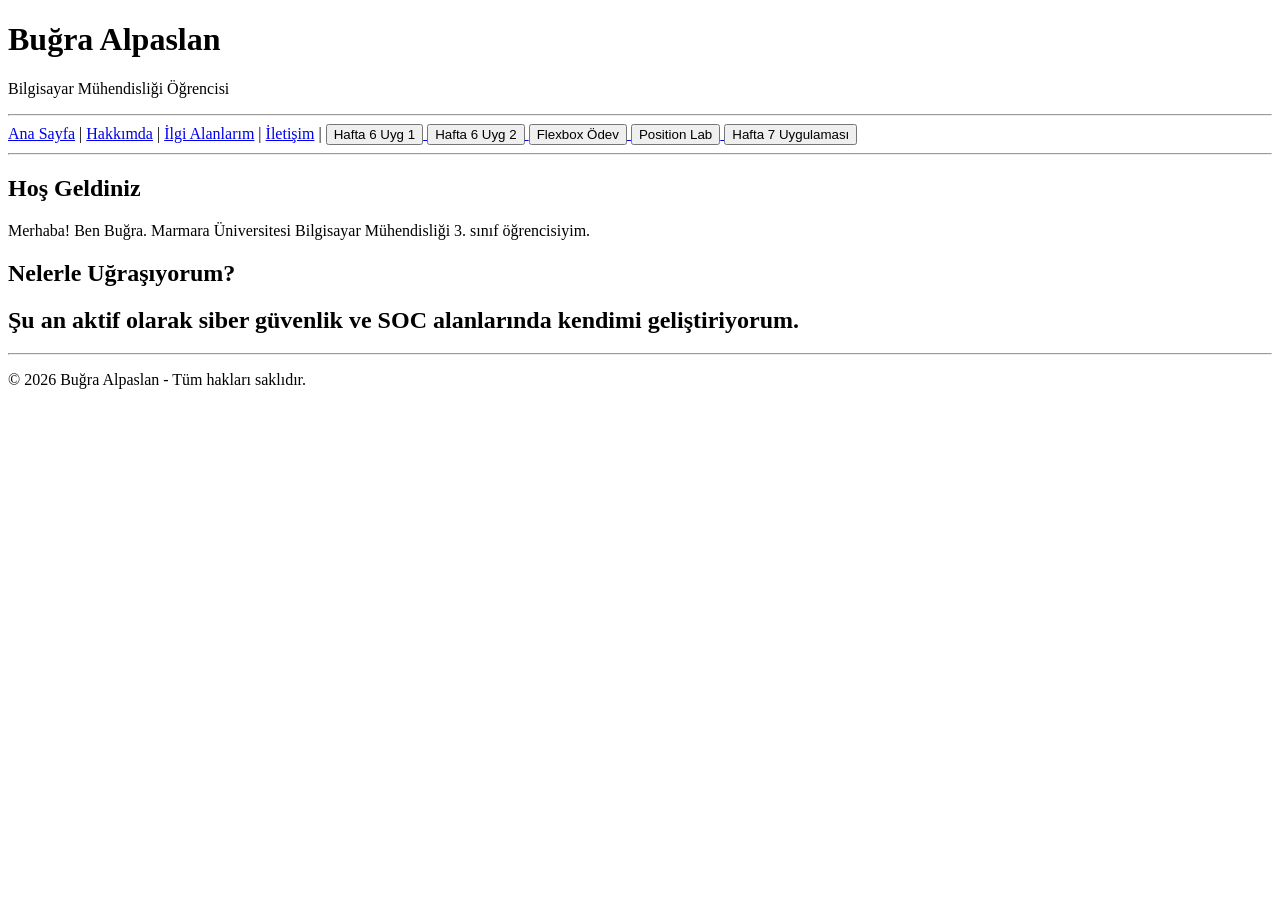
<file: index.html>
<!DOCTYPE html>
<html>

<body>

    <header>
        <h1>Buğra Alpaslan</h1>
        <p>Bilgisayar Mühendisliği Öğrencisi </p>
    </header>

    <hr>

<nav>
    <a href="index.html">Ana Sayfa</a> | 
    <a href="about.html">Hakkımda</a> | 
    <a href="interests.html">İlgi Alanlarım</a> | 
    <a href="contact.html">İletişim</a> |
    <a href="hafta6-uyg1.html">
        <button>Hafta 6 Uyg 1</button>
    </a>
    <a href="hafta6-uyg2.html">
        <button>Hafta 6 Uyg 2</button>
    </a>
    <a href="flexbox-odev/index.html">
        <button>Flexbox Ödev</button>
    </a>
    <a href="lab-position.html">
        <button>Position Lab</button>
    </a>
    <a href="hafta7.html">
        <button>Hafta 7 Uygulaması</button>
    </a>
</nav>

    <hr>

    <main>
        <section>
            <h2>Hoş Geldiniz</h2>
            <p>Merhaba! Ben Buğra. Marmara Üniversitesi Bilgisayar Mühendisliği 3. sınıf öğrencisiyim.</p>
        </section>

        <section id="hizli-bakis">
            <h2>Nelerle Uğraşıyorum?</h2>
            <h2>  Şu an aktif olarak siber güvenlik ve SOC alanlarında kendimi geliştiriyorum.</h2>
        
        </section>
    </main>

    <hr>

    <footer>
        <p>&copy; 2026 Buğra Alpaslan - Tüm hakları saklıdır.</p>
    </footer>

</body>
</html>
</file>
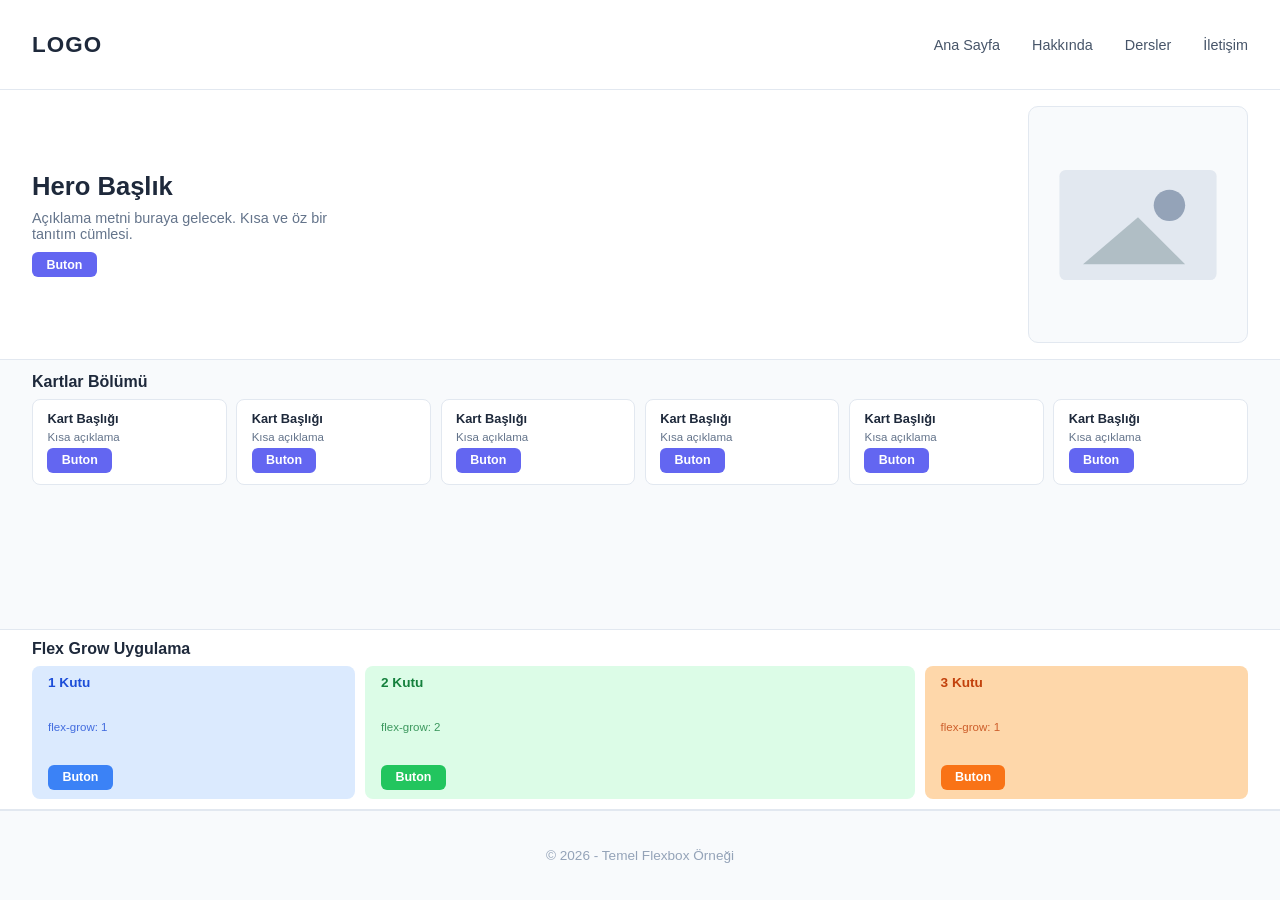
<file: flexbox-odev/index.html>
<!DOCTYPE html>
<html lang="tr">
<head>
  <meta charset="UTF-8" />
  <meta name="viewport" content="width=device-width, initial-scale=1.0" />
  <title>Flexbox Lab</title>
  <link rel="stylesheet" href="style.css" />
</head>
<body>

  <!-- ANA WRAPPER -->
  <div class="wrapper">

    <!-- 1) NAVBAR -->
    <nav class="navbar">
      <div class="logo">LOGO</div>
      <ul class="nav-links">
        <li><a href="#">Ana Sayfa</a></li>
        <li><a href="#">Hakkında</a></li>
        <li><a href="#">Dersler</a></li>
        <li><a href="#">İletişim</a></li>
      </ul>
    </nav>

    <!-- 2) HERO -->
    <section class="hero">
      <div class="hero-text">
        <h1>Hero Başlık</h1>
        <p>Açıklama metni buraya gelecek. Kısa ve öz bir tanıtım cümlesi.</p>
        <button class="btn btn-primary">Buton</button>
      </div>
      <div class="hero-image">
        <svg xmlns="http://www.w3.org/2000/svg" viewBox="0 0 200 140" width="160" height="110">
          <rect width="200" height="140" fill="#e2e8f0" rx="8"/>
          <circle cx="140" cy="45" r="20" fill="#94a3b8"/>
          <polygon points="30,120 100,60 160,120" fill="#b0bec5"/>
        </svg>
      </div>
    </section>

    <!-- 3) KARTLAR -->
    <section class="cards-section">
      <div class="cards-header">
        <h2>Kartlar Bölümü</h2>
      </div>
      <div class="cards-container">
        <div class="card">
          <h3>Kart Başlığı</h3>
          <p>Kısa açıklama</p>
          <button class="btn btn-card">Buton</button>
        </div>
        <div class="card">
          <h3>Kart Başlığı</h3>
          <p>Kısa açıklama</p>
          <button class="btn btn-card">Buton</button>
        </div>
        <div class="card">
          <h3>Kart Başlığı</h3>
          <p>Kısa açıklama</p>
          <button class="btn btn-card">Buton</button>
        </div>
        <div class="card">
          <h3>Kart Başlığı</h3>
          <p>Kısa açıklama</p>
          <button class="btn btn-card">Buton</button>
        </div>
        <div class="card">
          <h3>Kart Başlığı</h3>
          <p>Kısa açıklama</p>
          <button class="btn btn-card">Buton</button>
        </div>
        <div class="card">
          <h3>Kart Başlığı</h3>
          <p>Kısa açıklama</p>
          <button class="btn btn-card">Buton</button>
        </div>
      </div>
    </section>

    <!-- 4) FLEX GROW -->
    <section class="flexgrow-section">
      <h2>Flex Grow Uygulama</h2>
      <div class="flexgrow-container">
        <div class="box box1">
          <strong>1 Kutu</strong>
          <span>flex-grow: 1</span>
          <button class="btn btn-box1">Buton</button>
        </div>
        <div class="box box2">
          <strong>2 Kutu</strong>
          <span>flex-grow: 2</span>
          <button class="btn btn-box2">Buton</button>
        </div>
        <div class="box box3">
          <strong>3 Kutu</strong>
          <span>flex-grow: 1</span>
          <button class="btn btn-box3">Buton</button>
        </div>
      </div>
    </section>

    <!-- 5) FOOTER -->
    <footer class="footer">
      <p>© 2026 - Temel Flexbox Örneği</p>
    </footer>

  </div><!-- /wrapper -->

</body>
</html>
</file>
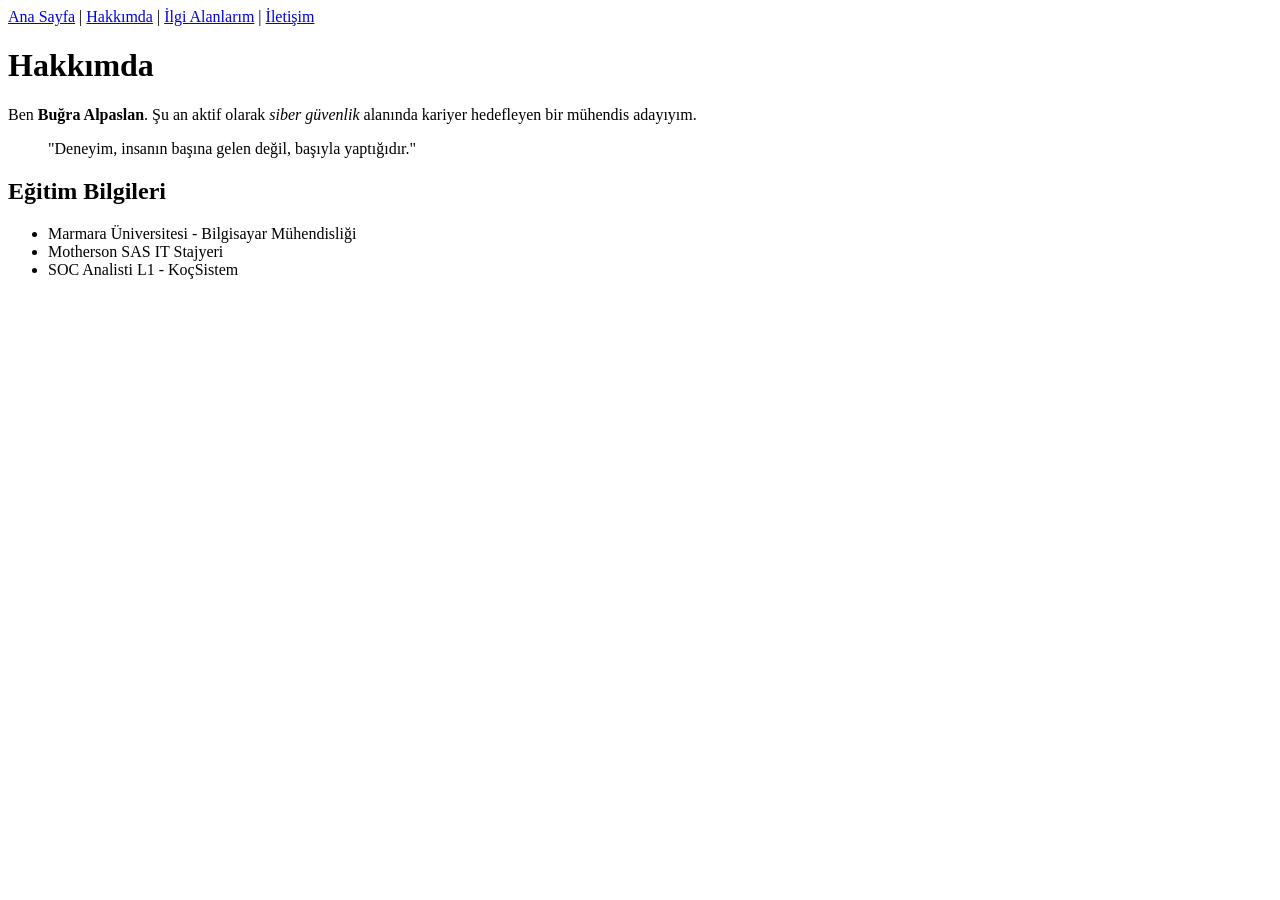
<file: about.html>
<!DOCTYPE html>
<html lang="tr">

<body>
    <nav>
        <a href="index.html">Ana Sayfa</a> | 
        <a href="about.html">Hakkımda</a> | 
        <a href="interests.html">İlgi Alanlarım</a> | 
        <a href="contact.html">İletişim</a>
    </nav>

    <main>
        <h1>Hakkımda</h1>
        <p>Ben <strong>Buğra Alpaslan</strong>. Şu an aktif olarak <em>siber güvenlik</em> alanında kariyer hedefleyen bir mühendis adayıyım.</p>
        
        <blockquote>"Deneyim, insanın başına gelen değil, başıyla yaptığıdır."</blockquote>

        <h2>Eğitim Bilgileri</h2>
        <ul>
            <li>Marmara Üniversitesi - Bilgisayar Mühendisliği</li>
            <li>Motherson SAS IT Stajyeri </li>

            <li>SOC Analisti L1 - KoçSistem</li>
        </ul>
    </main>
</body>
</html>
</file>
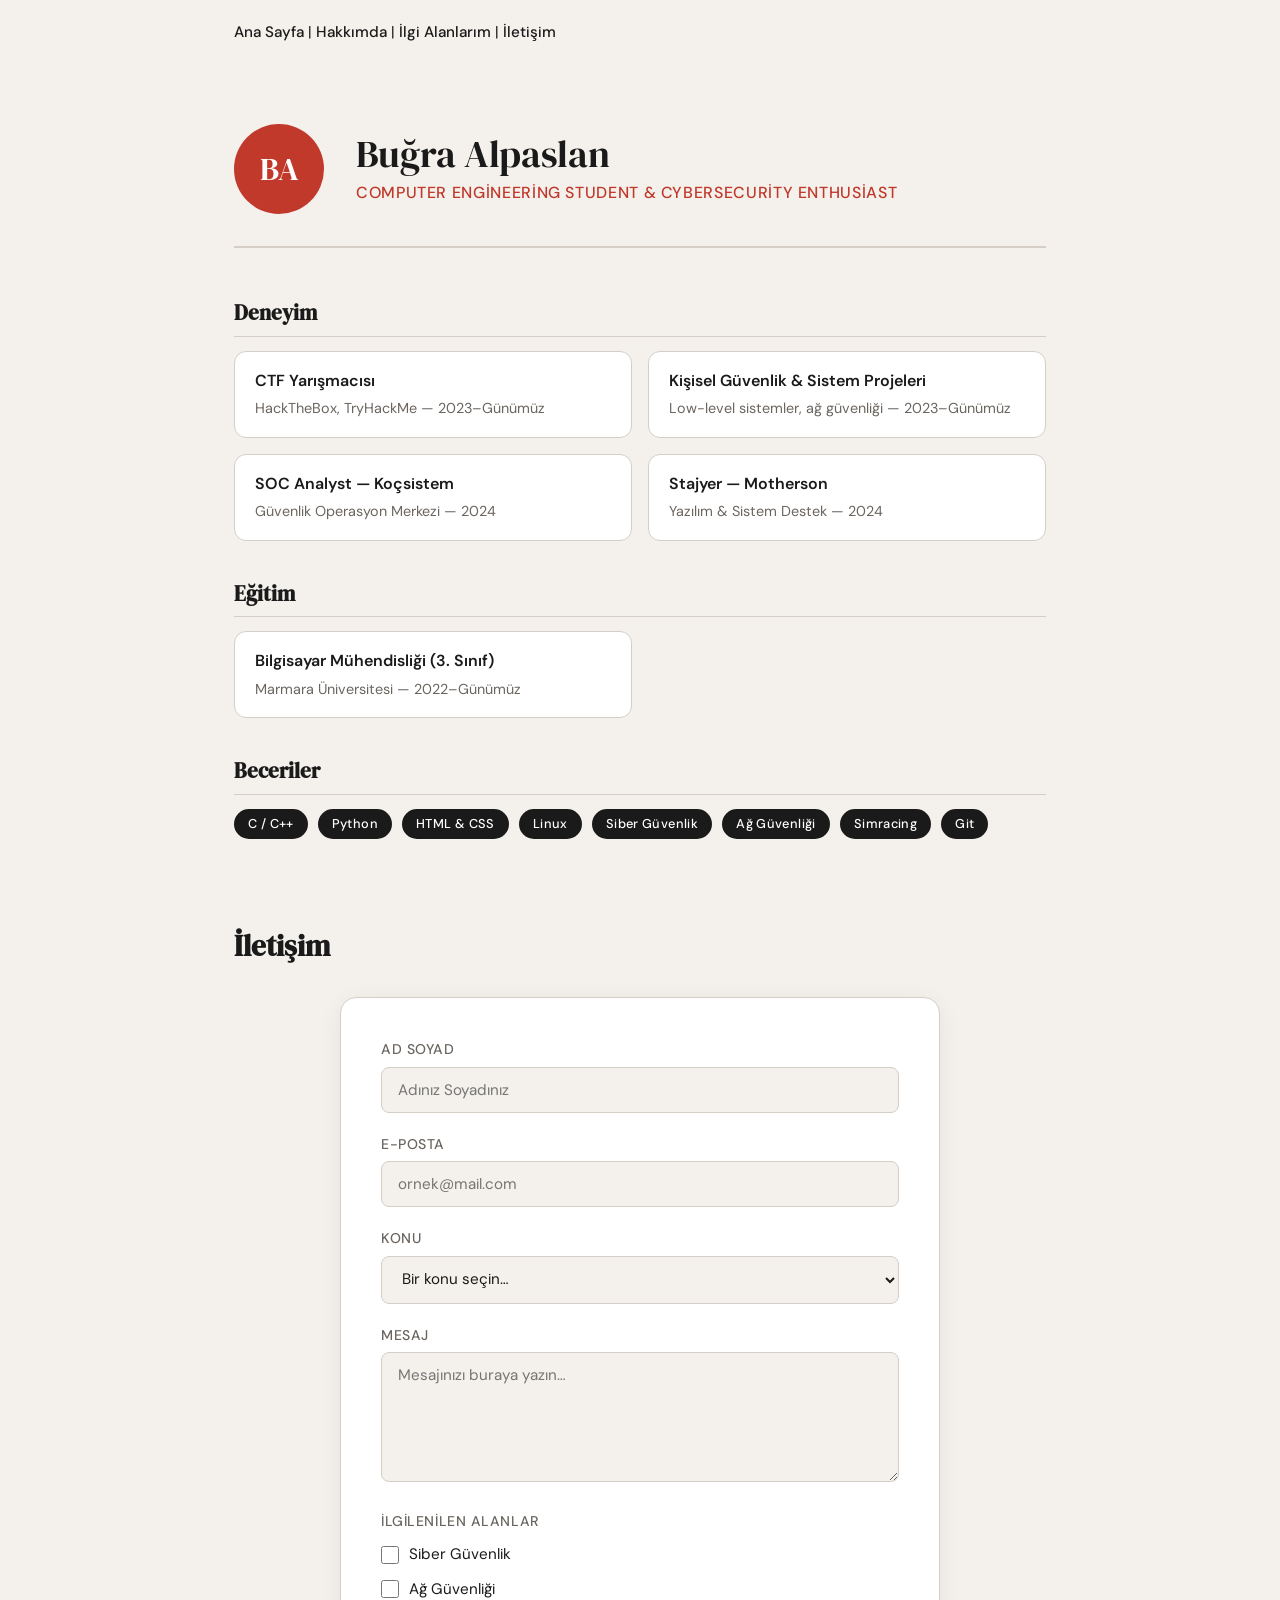
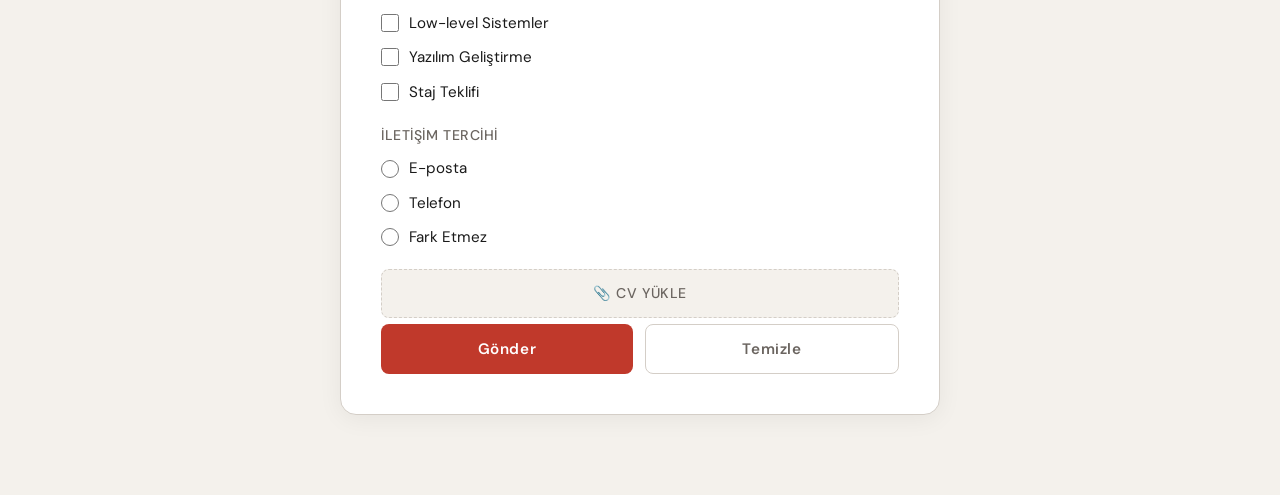
<file: contact.html>
<!DOCTYPE html>
<html lang="tr">
<head>
  <meta charset="UTF-8">
  <meta name="viewport" content="width=device-width, initial-scale=1.0">
  <title>CV – İletişim Formu</title>
  <link href="https://fonts.googleapis.com/css2?family=DM+Serif+Display&family=DM+Sans:wght@300;400;500;600&display=swap" rel="stylesheet">
  <link rel="stylesheet" href="style.css">
</head>
<body>

  <nav>
    <a href="index.html">Ana Sayfa</a> | 
    <a href="about.html">Hakkımda</a> | 
    <a href="interests.html">İlgi Alanlarım</a> | 
    <a href="contact.html">İletişim</a>
  </nav>

  <div class="cv-wrapper">
    <div class="cv-header">
      <div class="avatar">BA</div>
      <div>
        <div class="cv-name">Buğra Alpaslan</div>
        <div class="cv-title">Computer Engineering Student &amp; Cybersecurity Enthusiast</div>
      </div>
    </div>

    <div class="cv-section">
      <h2>Deneyim</h2>
      <div class="cv-grid">
        <div class="cv-item">
          <strong>CTF Yarışmacısı</strong>
          <span>HackTheBox, TryHackMe — 2023–Günümüz</span>
        </div>
        <div class="cv-item">
          <strong>Kişisel Güvenlik &amp; Sistem Projeleri</strong>
          <span>Low-level sistemler, ağ güvenliği — 2023–Günümüz</span>
        </div>
        <div class="cv-item">
          <strong>SOC Analyst — Koçsistem</strong>
          <span>Güvenlik Operasyon Merkezi — 2024</span>
        </div>
        <div class="cv-item">
          <strong>Stajyer — Motherson</strong>
          <span>Yazılım &amp; Sistem Destek — 2024</span>
        </div>
      </div>
    </div>

    <div class="cv-section">
      <h2>Eğitim</h2>
      <div class="cv-grid">
        <div class="cv-item">
          <strong>Bilgisayar Mühendisliği (3. Sınıf)</strong>
          <span>Marmara Üniversitesi — 2022–Günümüz</span>
        </div>
      </div>
    </div>

    <div class="cv-section">
      <h2>Beceriler</h2>
      <div class="skills-list">
        <span class="skill-tag">C / C++</span>
        <span class="skill-tag">Python</span>
        <span class="skill-tag">HTML &amp; CSS</span>
        <span class="skill-tag">Linux</span>
        <span class="skill-tag">Siber Güvenlik</span>
        <span class="skill-tag">Ağ Güvenliği</span>
        <span class="skill-tag">Simracing</span>
        <span class="skill-tag">Git</span>
      </div>
    </div>
  </div>

  <div class="contact-section">
    <h2>İletişim</h2>

    <div class="contact-container">

      <form action="#" method="post">

        <label for="fullname">Ad Soyad</label>
        <input type="text" id="fullname" name="fullname" placeholder="Adınız Soyadınız" required>

        <label for="email">E-posta</label>
        <input type="email" id="email" name="email" placeholder="ornek@mail.com" required>

        <label for="konu">Konu</label>
        <select id="konu" name="konu" required>
          <option value="" disabled selected>Bir konu seçin…</option>
          <option value="is-teklifi">İş Teklifi</option>
          <option value="soru">Soru</option>
          <option value="geri-bildirim">Geri Bildirim</option>
        </select>

        <label for="mesaj">Mesaj</label>
        <textarea id="mesaj" name="mesaj" placeholder="Mesajınızı buraya yazın…" required></textarea>

        <span class="checkbox-group-label">İlgilenilen Alanlar</span>
        <div class="checkbox-group">
          <label><input type="checkbox" name="alan" value="siber-guvenlik"> Siber Güvenlik</label>
          <label><input type="checkbox" name="alan" value="ag-guvenligi"> Ağ Güvenliği</label>
          <label><input type="checkbox" name="alan" value="low-level"> Low-level Sistemler</label>
          <label><input type="checkbox" name="alan" value="yazilim-gelistirme"> Yazılım Geliştirme</label>
          <label><input type="checkbox" name="alan" value="staj"> Staj Teklifi</label>
        </div>

        <span class="checkbox-group-label">İletişim Tercihi</span>
        <div class="checkbox-group">
          <label><input type="radio" name="tercih" value="email"> E-posta</label>
          <label><input type="radio" name="tercih" value="telefon"> Telefon</label>
          <label><input type="radio" name="tercih" value="fark-etmez"> Fark Etmez</label>
        </div>

        <input type="file" id="cv-upload" name="cv" accept=".pdf,.doc,.docx" style="display:none">
        <label for="cv-upload" class="upload-btn">📎 CV Yükle</label>

        <div class="btn-row">
          <button type="submit">Gönder</button>
          <button type="reset">Temizle</button>
        </div>

      </form>
    </div>
  </div>

</body>
</html>
</file>
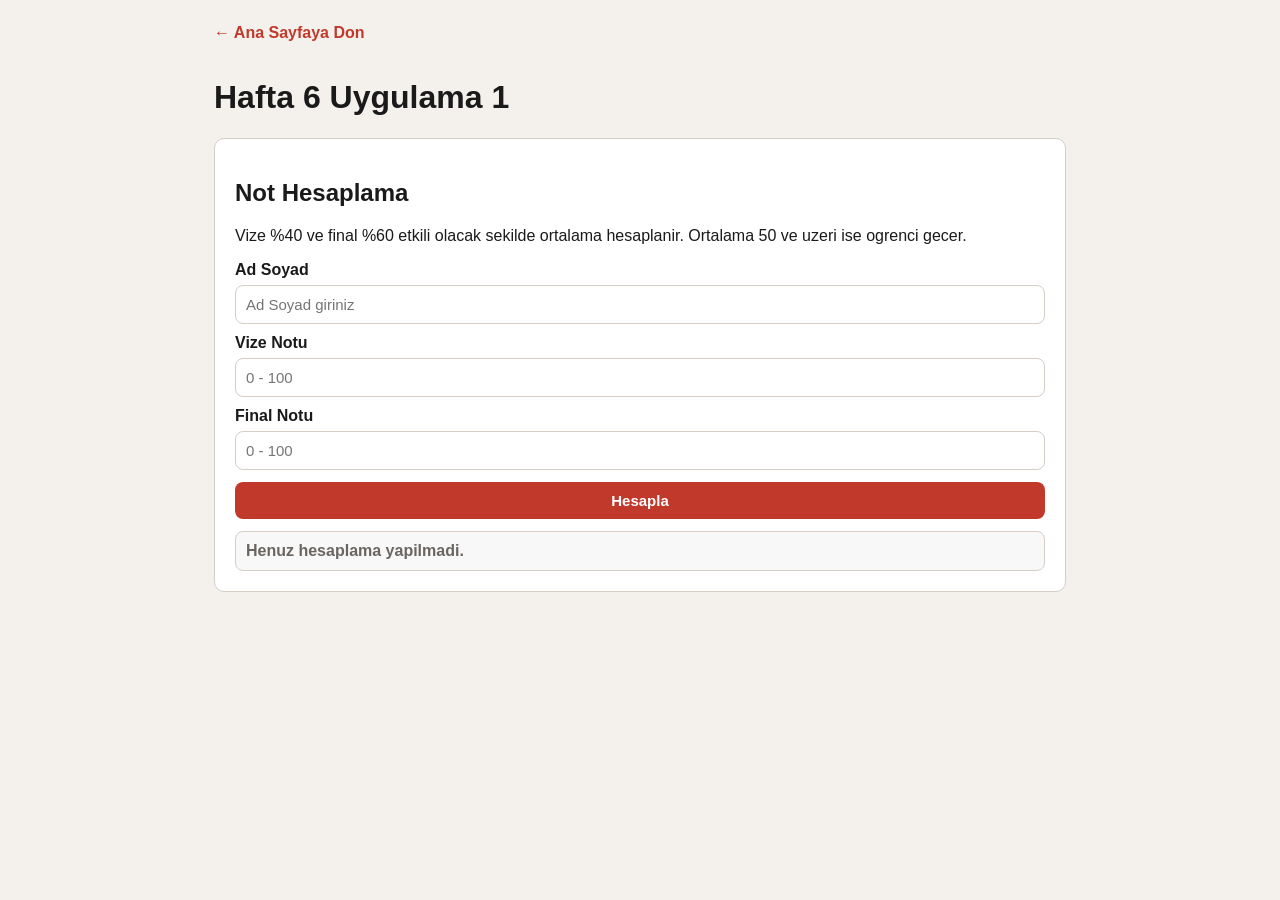
<file: hafta6-uyg1.html>
<!DOCTYPE html>
<html lang="tr">
<head>
    <meta charset="UTF-8">
    <meta name="viewport" content="width=device-width, initial-scale=1.0">
    <title>Hafta 6 Uygulama 1 - Not Hesaplama</title>
    <style>
        :root {
            --bg: #f4f1ec;
            --card: #ffffff;
            --ink: #1a1a1a;
            --muted: #6b6560;
            --accent: #c0392b;
            --border: #d4cec7;
        }

        * { box-sizing: border-box; }

        body {
            margin: 0;
            font-family: Arial, sans-serif;
            background: var(--bg);
            color: var(--ink);
        }

        .page {
            max-width: 900px;
            margin: 0 auto;
            padding: 24px;
        }

        .back-link {
            display: inline-block;
            margin-bottom: 16px;
            color: var(--accent);
            text-decoration: none;
            font-weight: 700;
        }

        .card {
            background: var(--card);
            border: 1px solid var(--border);
            border-radius: 10px;
            padding: 20px;
        }

        label {
            display: block;
            font-weight: 600;
            margin: 10px 0 6px;
        }

        input, button {
            width: 100%;
            padding: 10px;
            border: 1px solid var(--border);
            border-radius: 8px;
            font-size: 15px;
        }

        button {
            margin-top: 12px;
            background: var(--accent);
            color: #fff;
            border: none;
            cursor: pointer;
            font-weight: 700;
        }

        .result {
            margin-top: 12px;
            padding: 10px;
            border-radius: 8px;
            background: #f8f8f8;
            border: 1px solid var(--border);
            color: var(--muted);
            font-weight: 600;
        }
    </style>
</head>
<body>
    <main class="page">
        <a class="back-link" href="index.html">← Ana Sayfaya Don</a>
        <h1>Hafta 6 Uygulama 1</h1>
        <section class="card">
            <h2>Not Hesaplama</h2>
            <p>Vize %40 ve final %60 etkili olacak sekilde ortalama hesaplanir. Ortalama 50 ve uzeri ise ogrenci gecer.</p>

            <label for="adSoyad">Ad Soyad</label>
            <input type="text" id="adSoyad" placeholder="Ad Soyad giriniz">

            <label for="vizeNotu">Vize Notu</label>
            <input type="text" id="vizeNotu" placeholder="0 - 100">

            <label for="finalNotu">Final Notu</label>
            <input type="text" id="finalNotu" placeholder="0 - 100">

            <button type="button" id="hesaplaBtn">Hesapla</button>
            <div class="result" id="notSonucu">Henuz hesaplama yapilmadi.</div>
        </section>
    </main>

    <script src="hafta6-uyg1.js"></script>
</body>
</html>
</file>
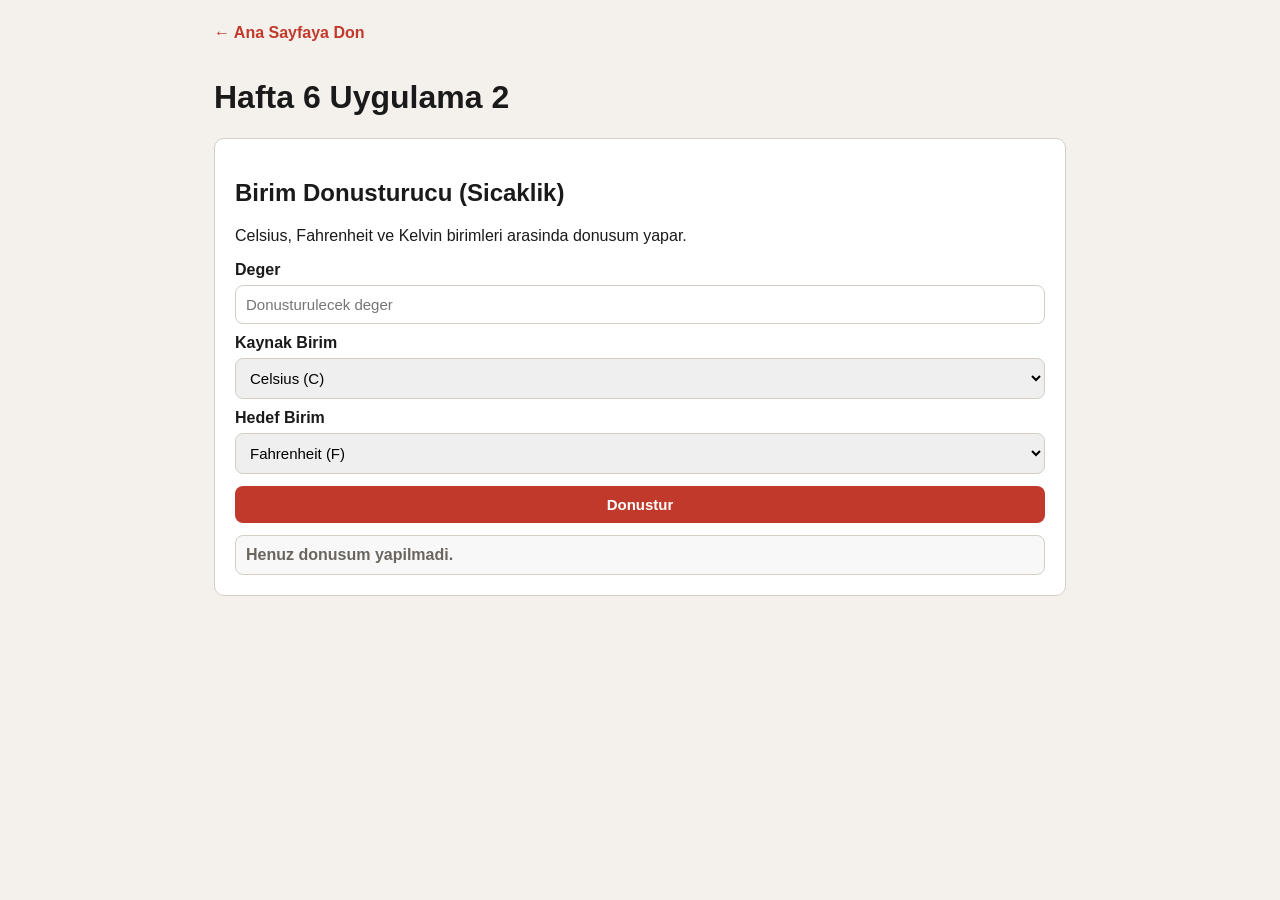
<file: hafta6-uyg2.html>
<!DOCTYPE html>
<html lang="tr">
<head>
    <meta charset="UTF-8">
    <meta name="viewport" content="width=device-width, initial-scale=1.0">
    <title>Hafta 6 Uygulama 2 - Birim Donusturucu</title>
    <style>
        :root {
            --bg: #f4f1ec;
            --card: #ffffff;
            --ink: #1a1a1a;
            --muted: #6b6560;
            --accent: #c0392b;
            --border: #d4cec7;
        }

        * { box-sizing: border-box; }

        body {
            margin: 0;
            font-family: Arial, sans-serif;
            background: var(--bg);
            color: var(--ink);
        }

        .page {
            max-width: 900px;
            margin: 0 auto;
            padding: 24px;
        }

        .back-link {
            display: inline-block;
            margin-bottom: 16px;
            color: var(--accent);
            text-decoration: none;
            font-weight: 700;
        }

        .card {
            background: var(--card);
            border: 1px solid var(--border);
            border-radius: 10px;
            padding: 20px;
        }

        label {
            display: block;
            font-weight: 600;
            margin: 10px 0 6px;
        }

        input, select, button {
            width: 100%;
            padding: 10px;
            border: 1px solid var(--border);
            border-radius: 8px;
            font-size: 15px;
        }

        button {
            margin-top: 12px;
            background: var(--accent);
            color: #fff;
            border: none;
            cursor: pointer;
            font-weight: 700;
        }

        .result {
            margin-top: 12px;
            padding: 10px;
            border-radius: 8px;
            background: #f8f8f8;
            border: 1px solid var(--border);
            color: var(--muted);
            font-weight: 600;
        }
    </style>
</head>
<body>
    <main class="page">
        <a class="back-link" href="index.html">← Ana Sayfaya Don</a>
        <h1>Hafta 6 Uygulama 2</h1>
        <section class="card">
            <h2>Birim Donusturucu (Sicaklik)</h2>
            <p>Celsius, Fahrenheit ve Kelvin birimleri arasinda donusum yapar.</p>

            <label for="deger">Deger</label>
            <input type="text" id="deger" placeholder="Donusturulecek deger">

            <label for="fromUnit">Kaynak Birim</label>
            <select id="fromUnit">
                <option value="C">Celsius (C)</option>
                <option value="F">Fahrenheit (F)</option>
                <option value="K">Kelvin (K)</option>
            </select>

            <label for="toUnit">Hedef Birim</label>
            <select id="toUnit">
                <option value="F">Fahrenheit (F)</option>
                <option value="C">Celsius (C)</option>
                <option value="K">Kelvin (K)</option>
            </select>

            <button type="button" id="donusturBtn">Donustur</button>
            <div class="result" id="donusumSonucu">Henuz donusum yapilmadi.</div>
        </section>
    </main>

    <script src="hafta6-uyg2.js"></script>
</body>
</html>
</file>
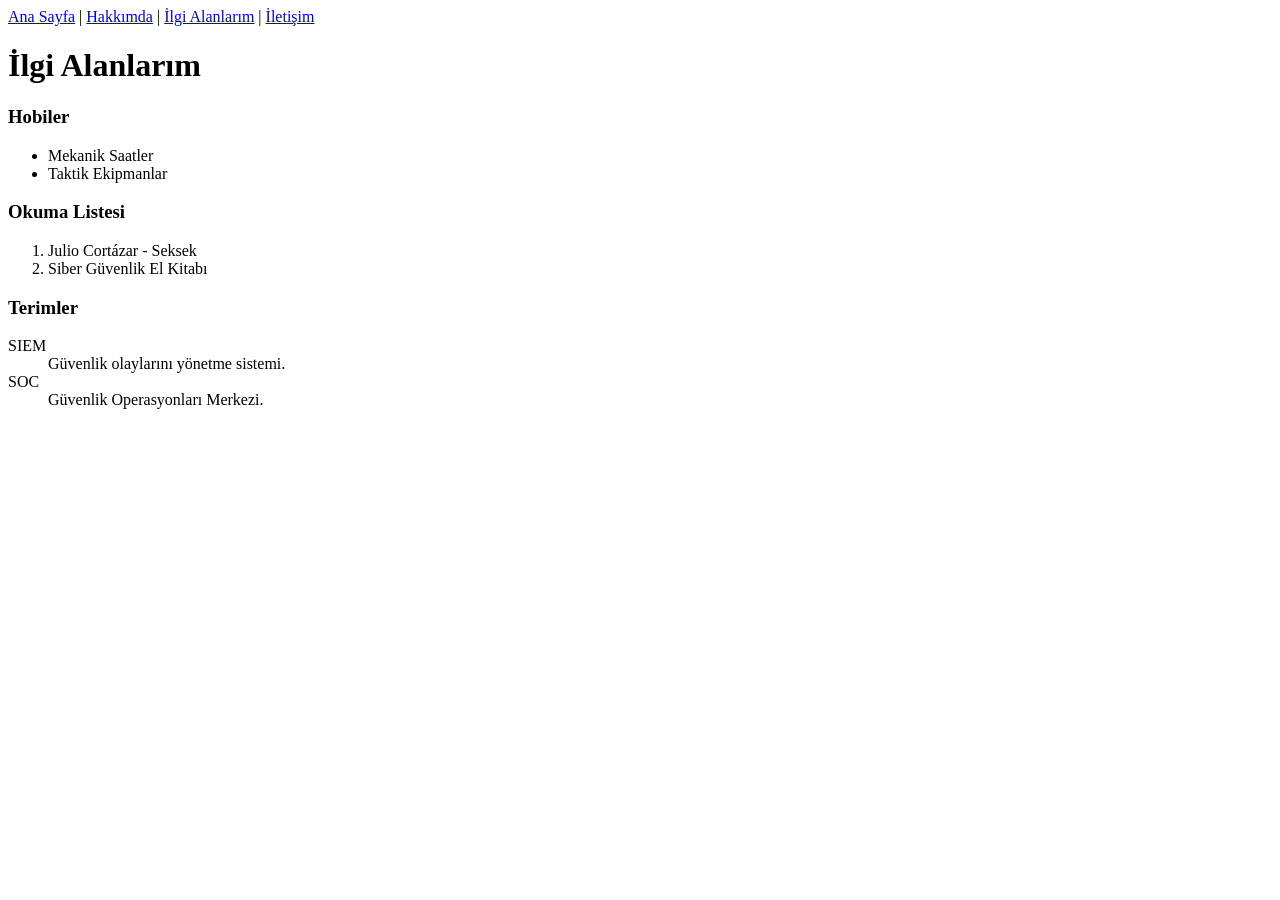
<file: interests.html>
<!DOCTYPE html>
<html lang="tr">

<body>
    <nav>
        <a href="index.html">Ana Sayfa</a> | 
        <a href="about.html">Hakkımda</a> | 
        <a href="interests.html">İlgi Alanlarım</a> | 
        <a href="contact.html">İletişim</a>
    </nav>

    <main>
        <h1>İlgi Alanlarım</h1>
        
        <h3>Hobiler </h3>
        <ul>
            <li>Mekanik Saatler </li>
            <li>Taktik Ekipmanlar</li>
        </ul>

        <h3>Okuma Listesi</h3>
        <ol>
            <li>Julio Cortázar - Seksek</li>
            <li>Siber Güvenlik El Kitabı</li>
        </ol>

        <h3>Terimler </h3>
        <dl>
            <dt>SIEM</dt>
            <dd>Güvenlik olaylarını yönetme sistemi.</dd>
            <dt>SOC</dt>
            <dd>Güvenlik Operasyonları Merkezi.</dd>
        </dl>
    </main>
</body>

</html>
</file>
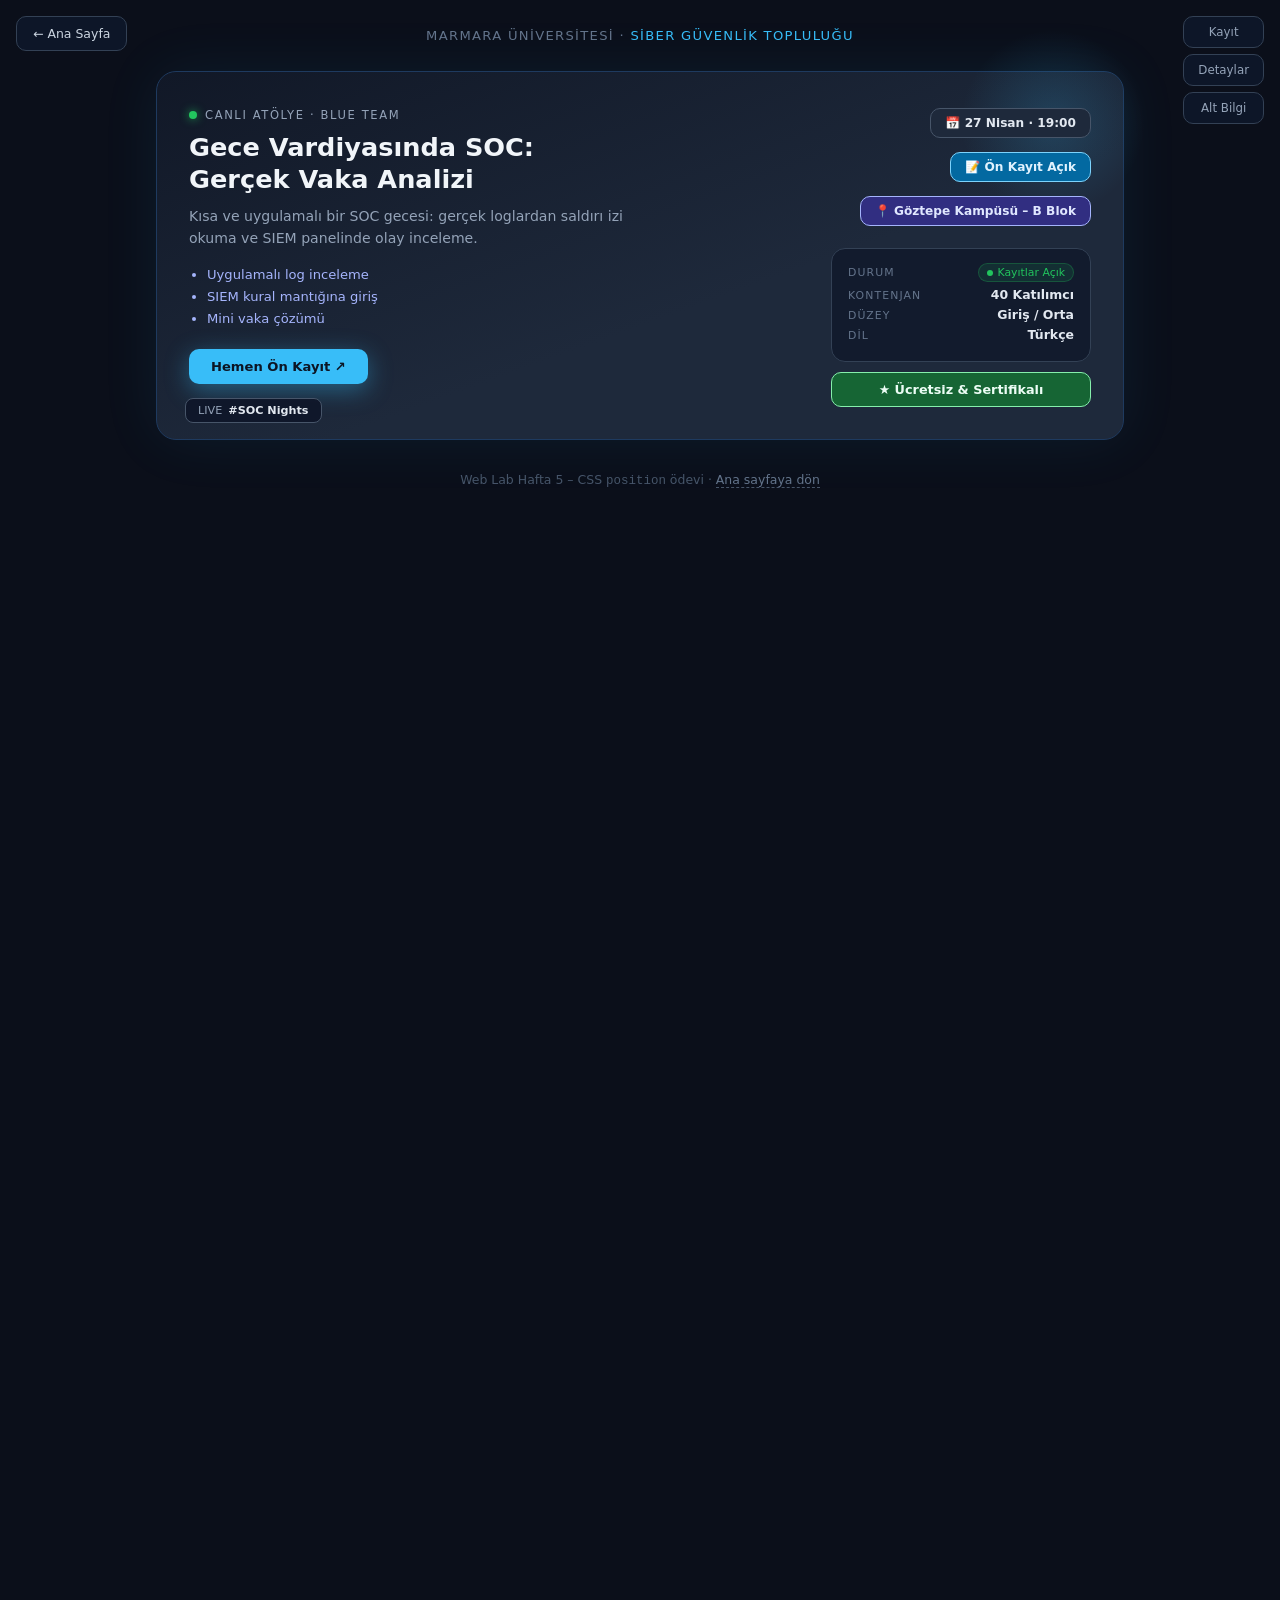
<file: lab-position.html>
<!DOCTYPE html>
<html lang="tr">
<head>
  <meta charset="UTF-8">
  <meta name="viewport" content="width=device-width, initial-scale=1.0">
  <title>Kampüs Etkinliği — Position Lab</title>
  <style>
    *, *::before, *::after { box-sizing: border-box; margin: 0; padding: 0; }

    body {
      font-family: 'Segoe UI', system-ui, sans-serif;
      background: #0b0f1a;
      color: #e2e8f0;
      min-height: 200vh;
      overflow-x: hidden;
    }

    /* ==================== SAYFA BAŞLIĞI ==================== */
    .page-header {
      text-align: center;
      padding: 28px 16px 12px;
      letter-spacing: .1em;
      text-transform: uppercase;
      font-size: .82rem;
      color: #64748b;
    }
    .page-header span { color: #38bdf8; }

    /* ==================== FIXED: Geri Dön ==================== */
    .back-btn {
      position: fixed;
      top: 16px;
      left: 16px;
      z-index: 100;
      padding: 9px 16px;
      border-radius: 10px;
      background: rgba(15,23,42,.92);
      border: 1px solid #334155;
      color: #cbd5e1;
      font-size: .78rem;
      text-decoration: none;
      cursor: pointer;
      transition: background .25s, border-color .25s, transform .2s;
    }
    .back-btn:hover {
      background: #1e3a5f;
      border-color: #38bdf8;
      transform: translateY(-2px);
      cursor: pointer;
    }
    .back-btn:active { transform: translateY(0); }

    /* ==================== FIXED: Yardımcı Menü ==================== */
    .side-menu {
      position: fixed;
      top: 16px;
      right: 16px;
      z-index: 100;
      display: flex;
      flex-direction: column;
      gap: 6px;
    }
    .side-menu a {
      display: block;
      padding: 8px 14px;
      border-radius: 10px;
      background: rgba(15,23,42,.92);
      border: 1px solid #334155;
      color: #94a3b8;
      font-size: .74rem;
      text-decoration: none;
      text-align: center;
      cursor: pointer;
      transition: background .25s, border-color .25s, color .25s, transform .2s;
    }
    .side-menu a:hover {
      background: #1e3a5f;
      border-color: #38bdf8;
      color: #e2e8f0;
      transform: translateY(-2px);
      cursor: pointer;
    }

    /* ==================== KART KAPSAYICI: relative ==================== */
    .card-outer {
      position: relative;
      max-width: 1000px;
      margin: 16px auto 0;
      padding: 0 16px;
    }

    /* ==================== ANA KART ==================== */
    .card {
      position: relative;
      display: flex;
      flex-direction: row;
      gap: 32px;
      background: linear-gradient(160deg, #111827, #1e293b 60%);
      border: 1px solid #1e3a5f;
      border-radius: 20px;
      padding: 36px 32px 32px;
      box-shadow: 0 0 60px rgba(56,189,248,.08);
      overflow: visible;
    }

    /* Dekoratif glow — z-index:0 */
    .card::before {
      content: "";
      position: absolute;
      top: -50px;
      right: -30px;
      width: 200px;
      height: 200px;
      border-radius: 50%;
      background: radial-gradient(circle, rgba(56,189,248,.18), transparent 65%);
      z-index: 0;
    }

    /* ==================== SOL: İçerik ==================== */
    .card-content {
      flex: 1;
      position: relative;
      z-index: 2;
      display: flex;
      flex-direction: column;
      gap: 10px;
    }

    .live-badge {
      display: inline-flex;
      align-items: center;
      gap: 8px;
      font-size: .72rem;
      text-transform: uppercase;
      letter-spacing: .14em;
      color: #94a3b8;
    }
    .live-dot {
      width: 8px; height: 8px;
      border-radius: 50%;
      background: #22c55e;
      box-shadow: 0 0 10px rgba(34,197,94,.8);
      animation: pulse 1.4s infinite;
    }
    @keyframes pulse {
      0%,100% { transform: scale(1); opacity: 1; }
      50%     { transform: scale(1.5); opacity: .4; }
    }

    .card-title {
      font-size: 1.6rem;
      font-weight: 700;
      line-height: 1.25;
      color: #f1f5f9;
    }

    .card-desc {
      font-size: .88rem;
      color: #94a3b8;
      line-height: 1.55;
      max-width: 440px;
    }

    .card-list {
      margin-top: 4px;
      padding-left: 18px;
      font-size: .82rem;
      color: #a5b4fc;
      line-height: 1.7;
    }

    .cta-btn {
      display: inline-block;
      margin-top: 8px;
      padding: 10px 22px;
      border-radius: 10px;
      background: #38bdf8;
      color: #0c1524;
      font-size: .82rem;
      font-weight: 700;
      text-decoration: none;
      cursor: pointer;
      box-shadow: 0 6px 24px rgba(56,189,248,.4);
      transition: background .2s, transform .2s, box-shadow .2s;
      align-self: flex-start;
    }
    .cta-btn:hover {
      background: #0ea5e9;
      transform: translateY(-3px);
      box-shadow: 0 12px 32px rgba(56,189,248,.55);
      cursor: pointer;
    }
    .cta-btn:active {
      transform: translateY(0);
      box-shadow: 0 4px 16px rgba(56,189,248,.3);
    }

    /* ==================== SAĞ: Rozet + Durum Paneli ==================== */
    .card-sidebar {
      position: relative;
      z-index: 2;
      width: 260px;
      flex-shrink: 0;
      display: flex;
      flex-direction: column;
      gap: 10px;
      align-items: flex-end;
    }

    /* --- Absolute rozetler (3 adet, kapsayıcı relative) --- */
    .badge-stack {
      position: relative;
      width: 100%;
      height: 130px;
    }

    .badge {
      position: absolute;
      right: 0;
      padding: 7px 14px;
      border-radius: 10px;
      font-size: .76rem;
      font-weight: 600;
      display: inline-flex;
      align-items: center;
      gap: 7px;
      white-space: nowrap;
      cursor: pointer;
      transition: transform .2s, box-shadow .2s;
    }
    .badge:hover {
      transform: translateY(-3px);
      box-shadow: 0 8px 24px rgba(0,0,0,.5);
      cursor: grab;
    }

    .badge-date {
      top: 0;
      background: #1e293b;
      border: 1px solid #475569;
      color: #e2e8f0;
      z-index: 3;
    }
    .badge-register {
      top: 44px;
      background: #0369a1;
      border: 1px solid #7dd3fc;
      color: #e0f2fe;
      z-index: 2;
    }
    .badge-location {
      top: 88px;
      background: #312e81;
      border: 1px solid #a5b4fc;
      color: #e0e7ff;
      z-index: 1;
    }

    /* --- Durum paneli --- */
    .status-box {
      width: 100%;
      padding: 14px 16px;
      border-radius: 14px;
      background: rgba(15,23,42,.75);
      border: 1px solid #334155;
      backdrop-filter: blur(8px);
    }
    .status-box:hover { cursor: pointer; }
    .status-row {
      display: flex;
      justify-content: space-between;
      align-items: baseline;
      margin-bottom: 5px;
      font-size: .78rem;
    }
    .status-label {
      color: #64748b;
      text-transform: uppercase;
      letter-spacing: .1em;
      font-size: .68rem;
    }
    .status-val { font-weight: 600; color: #e2e8f0; }
    .status-chip {
      display: inline-flex;
      align-items: center;
      gap: 5px;
      padding: 2px 8px;
      border-radius: 999px;
      font-size: .68rem;
      background: rgba(34,197,94,.12);
      color: #22c55e;
      border: 1px solid rgba(34,197,94,.25);
    }
    .chip-dot {
      width: 6px; height: 6px;
      border-radius: 50%;
      background: currentColor;
    }

    /* --- Ücretsiz & Sertifikalı — zıplayan rozet --- */
    .free-tag {
      width: 100%;
      padding: 9px 14px;
      border-radius: 10px;
      background: #166534;
      border: 1px solid #86efac;
      color: #ecfdf5;
      font-size: .8rem;
      font-weight: 700;
      text-align: center;
      cursor: pointer;
      animation: bounce 1s ease-in-out infinite;
      transition: background .2s;
    }
    .free-tag:hover { background: #15803d; cursor: cell; }

    @keyframes bounce {
      0%,100% { transform: translateY(0); }
      50%     { transform: translateY(-8px); }
    }

    /* ==================== Overlay badge (z-index) ==================== */
    .overlay-tag {
      position: absolute;
      bottom: 16px;
      left: 28px;
      z-index: 10;
      padding: 5px 12px;
      border-radius: 8px;
      background: rgba(15,23,42,.95);
      border: 1px solid #475569;
      font-size: .7rem;
      color: #94a3b8;
      cursor: pointer;
      transition: background .2s, transform .2s;
    }
    .overlay-tag:hover {
      background: #1e3a5f;
      transform: translateY(-2px);
      cursor: crosshair;
    }
    .overlay-tag strong { color: #e2e8f0; margin-left: 6px; }

    /* ==================== FOOTER ==================== */
    footer {
      text-align: center;
      padding: 32px 16px 40px;
      font-size: .78rem;
      color: #475569;
    }
    footer a {
      color: #64748b;
      text-decoration: none;
      border-bottom: 1px dashed #475569;
      cursor: pointer;
      transition: color .2s, border-color .2s;
    }
    footer a:hover { color: #e2e8f0; border-color: #e2e8f0; cursor: pointer; }

    /* ==================== MOBİL ==================== */
    @media (max-width: 720px) {
      body { padding-top: 56px; }
      .card {
        flex-direction: column;
        padding: 24px 18px;
      }
      .card-sidebar { width: 100%; align-items: stretch; }
      .badge-stack { height: 130px; }
      .side-menu {
        top: auto; bottom: 12px; right: 12px; left: 12px;
        flex-direction: row; justify-content: center;
      }
      .side-menu a { flex: 1; }
    }
  </style>
</head>
<body>

  <!-- FIXED: Geri dön butonu -->
  <a href="index.html" class="back-btn">← Ana Sayfa</a>

  <!-- FIXED: Yardımcı menü -->
  <nav class="side-menu">
    <a href="#durum">Kayıt</a>
    <a href="#detay">Detaylar</a>
    <a href="#footer">Alt Bilgi</a>
  </nav>

  <!-- Sayfa başlığı -->
  <div class="page-header">
    Marmara Üniversitesi · <span>Siber Güvenlik Topluluğu</span>
  </div>

  <!-- RELATIVE kapsayıcı -->
  <div class="card-outer">
    <article class="card">

      <!-- SOL: İçerik -->
      <div class="card-content" id="detay">
        <div class="live-badge">
          <span class="live-dot"></span>
          Canlı Atölye · Blue Team
        </div>

        <h1 class="card-title">Gece Vardiyasında SOC:<br>Gerçek Vaka Analizi</h1>

        <p class="card-desc">
          Kısa ve uygulamalı bir SOC gecesi: gerçek loglardan saldırı izi okuma
          ve SIEM panelinde olay inceleme.
        </p>

        <ul class="card-list">
          <li>Uygulamalı log inceleme</li>
          <li>SIEM kural mantığına giriş</li>
          <li>Mini vaka çözümü</li>
        </ul>

        <a href="#durum" class="cta-btn">Hemen Ön Kayıt ↗</a>
      </div>

      <!-- SAĞ: Rozetler + Durum + Ücretsiz -->
      <div class="card-sidebar">

        <!-- 3 absolute rozet (kendi relative kapsayıcısında) -->
        <div class="badge-stack">
          <div class="badge badge-date">📅 27 Nisan · 19:00</div>
          <div class="badge badge-register">📝 Ön Kayıt Açık</div>
          <div class="badge badge-location">📍 Göztepe Kampüsü – B Blok</div>
        </div>

        <!-- Durum paneli -->
        <div class="status-box" id="durum">
          <div class="status-row">
            <span class="status-label">Durum</span>
            <span class="status-chip"><span class="chip-dot"></span> Kayıtlar Açık</span>
          </div>
          <div class="status-row">
            <span class="status-label">Kontenjan</span>
            <span class="status-val">40 Katılımcı</span>
          </div>
          <div class="status-row">
            <span class="status-label">Düzey</span>
            <span class="status-val">Giriş / Orta</span>
          </div>
          <div class="status-row">
            <span class="status-label">Dil</span>
            <span class="status-val">Türkçe</span>
          </div>
        </div>

        <!-- Ücretsiz & Sertifikalı — durum kartının altında, zıplıyor -->
        <div class="free-tag">★ Ücretsiz &amp; Sertifikalı</div>
      </div>

      <!-- z-index overlay etiketi — sol alt -->
      <div class="overlay-tag">
        LIVE<strong>#SOC Nights</strong>
      </div>

    </article>
  </div>

  <footer id="footer">
    Web Lab Hafta 5 – CSS <code>position</code> ödevi ·
    <a href="index.html">Ana sayfaya dön</a>
  </footer>

</body>
</html>
</file>
<file: flexbox-odev/style.css>
/* =============================================
   RESET & BASE
   ============================================= */
*, *::before, *::after {
  box-sizing: border-box;
  margin: 0;
  padding: 0;
}

body {
  font-family: 'Segoe UI', Tahoma, Geneva, Verdana, sans-serif;
  background-color: #f1f5f9;
  color: #1e293b;
}

/* =============================================
   ANA WRAPPER — 100vh, flex column
   ============================================= */
.wrapper {
  width: 100vw;
  height: 100vh;
  display: flex;
  flex-direction: column; /* dikey yerleşim */
  overflow: hidden;
}

/* =============================================
   1) NAVBAR — 10vh
   ============================================= */
.navbar {
  height: 10vh;
  width: 100%;
  background-color: #ffffff;
  border-bottom: 1px solid #e2e8f0;
  padding: 0 2rem;

  display: flex;
  flex-direction: row;
  justify-content: space-between; /* logo sola, linkler sağa */
  align-items: center;            /* dikey ortalama */
}

.logo {
  font-size: 1.4rem;
  font-weight: 700;
  color: #1e293b;
  letter-spacing: 0.05em;
}

.nav-links {
  list-style: none;
  display: flex;
  flex-direction: row;
  gap: 2rem;
}

.nav-links a {
  text-decoration: none;
  color: #475569;
  font-size: 0.9rem;
  font-weight: 500;
  transition: color 0.2s;
}

.nav-links a:hover {
  color: #6366f1;
}

/* =============================================
   2) HERO — 30vh
   ============================================= */
.hero {
  height: 30vh;
  background-color: #ffffff;
  padding: 0 2rem;
  border-bottom: 1px solid #e2e8f0;

  display: flex;
  flex-direction: row;          /* iki kolon yan yana */
  justify-content: space-between;
  align-items: stretch;         /* görsel kutusu yüksekliğe esnesin */
}

.hero-text {
  display: flex;
  flex-direction: column;
  justify-content: center;
  gap: 0.6rem;
  padding: 1.5rem 0;
}

.hero-text h1 {
  font-size: 1.6rem;
  font-weight: 700;
  color: #1e293b;
}

.hero-text p {
  font-size: 0.9rem;
  color: #64748b;
  max-width: 320px;
}

.hero-image {
  display: flex;
  align-items: center;
  justify-content: center;
  background-color: #f8fafc;
  border: 1px solid #e2e8f0;
  border-radius: 10px;
  margin: 1rem 0;
  min-width: 220px;
}

/* =============================================
   3) KARTLAR — 30vh
   ============================================= */
.cards-section {
  height: 30vh;
  background-color: #f8fafc;
  border-bottom: 1px solid #e2e8f0;
  padding: 0.8rem 2rem;

  display: flex;
  flex-direction: column;
  gap: 0.5rem;
}

.cards-header {
  display: flex;
  flex-direction: row;
  justify-content: space-between;
  align-items: center;
}

.cards-header h2 {
  font-size: 1rem;
  font-weight: 700;
  color: #1e293b;
}

.cards-container {
  display: flex;            /* flex wrap */
  flex-direction: row;
  flex-wrap: wrap;          /* 6 kart, sığmazsa alt satır */
  gap: 0.6rem;
  align-items: flex-start;
  flex: 1;
}

.card {
  background-color: #ffffff;
  border: 1px solid #e2e8f0;
  border-radius: 8px;
  padding: 0.7rem 0.9rem;
  flex: 1 1 120px;          /* her kart eşit büyüsün */
  display: flex;
  flex-direction: column;
  gap: 0.3rem;
  min-width: 100px;
}

.card h3 {
  font-size: 0.8rem;
  font-weight: 700;
  color: #1e293b;
}

.card p {
  font-size: 0.72rem;
  color: #64748b;
}

/* =============================================
   4) FLEX GROW — 20vh
   ============================================= */
.flexgrow-section {
  height: 20vh;
  background-color: #ffffff;
  border-bottom: 1px solid #e2e8f0;
  padding: 0.6rem 2rem;

  display: flex;
  flex-direction: column;
  gap: 0.5rem;
}

.flexgrow-section h2 {
  font-size: 1rem;
  font-weight: 700;
  color: #1e293b;
}

.flexgrow-container {
  display: flex;
  flex-direction: row;
  align-items: stretch;   /* kutular yüksekliğe esnesin */
  gap: 0.6rem;
  flex: 1;
}

.box {
  border-radius: 8px;
  padding: 0.6rem 1rem;
  display: flex;
  flex-direction: column;
  justify-content: space-between;
  gap: 0.3rem;
}

.box strong {
  font-size: 0.85rem;
  font-weight: 700;
}

.box span {
  font-size: 0.72rem;
  opacity: 0.8;
}

.box1 { flex-grow: 1; background-color: #dbeafe; color: #1d4ed8; }
.box2 { flex-grow: 2; background-color: #dcfce7; color: #15803d; }
.box3 { flex-grow: 1; background-color: #fed7aa; color: #c2410c; }

/* =============================================
   5) FOOTER — 10vh
   ============================================= */
.footer {
  height: 10vh;
  background-color: #f8fafc;
  border-top: 1px solid #e2e8f0;

  display: flex;
  flex-direction: row;
  justify-content: center;   /* yatayda ortala */
  align-items: center;       /* dikeyde ortala */
}

.footer p {
  font-size: 0.85rem;
  color: #94a3b8;
}

/* =============================================
   BUTONLAR
   ============================================= */
.btn {
  border: none;
  border-radius: 6px;
  cursor: pointer;
  font-size: 0.78rem;
  font-weight: 600;
  padding: 0.35rem 0.9rem;
  transition: opacity 0.2s;
}

.btn:hover { opacity: 0.85; }

.btn-primary {
  background-color: #6366f1;
  color: #ffffff;
  align-self: flex-start;
}

.btn-card {
  background-color: #6366f1;
  color: #ffffff;
  align-self: flex-start;
  margin-top: auto;
}

.btn-box1 { background-color: #3b82f6; color: #fff; align-self: flex-start; }
.btn-box2 { background-color: #22c55e; color: #fff; align-self: flex-start; }
.btn-box3 { background-color: #f97316; color: #fff; align-self: flex-start; }
</file>
<file: style.css>
*, *::before, *::after { box-sizing: border-box; margin: 0; padding: 0; }

:root {
  --bg: #f4f1ec;
  --ink: #1a1a1a;
  --muted: #6b6560;
  --accent: #c0392b;
  --border: #d4cec7;
  --card: #ffffff;
  --radius: 12px;
}

body {
  background: var(--bg);
  color: var(--ink);
  font-family: 'DM Sans', sans-serif;
  font-weight: 400;
  line-height: 1.6;
}

.cv-wrapper {
  max-width: 860px;
  margin: 0 auto;
  padding: 60px 24px 0;
}

.cv-header {
  display: flex;
  align-items: center;
  gap: 32px;
  margin-bottom: 48px;
  padding-bottom: 32px;
  border-bottom: 2px solid var(--border);
}

.avatar {
  width: 90px;
  height: 90px;
  border-radius: 50%;
  background: var(--accent);
  display: flex;
  align-items: center;
  justify-content: center;
  font-family: 'DM Serif Display', serif;
  font-size: 2rem;
  color: #fff;
  flex-shrink: 0;
}

.cv-name {
  font-family: 'DM Serif Display', serif;
  font-size: 2.4rem;
  line-height: 1.1;
  margin-bottom: 4px;
}

.cv-title {
  color: var(--accent);
  font-weight: 500;
  font-size: 1rem;
  letter-spacing: .04em;
  text-transform: uppercase;
}

.cv-section {
  margin-bottom: 36px;
}

.cv-section h2 {
  font-family: 'DM Serif Display', serif;
  font-size: 1.3rem;
  margin-bottom: 14px;
  padding-bottom: 6px;
  border-bottom: 1px solid var(--border);
}

.cv-grid {
  display: grid;
  grid-template-columns: 1fr 1fr;
  gap: 16px;
}

.cv-item {
  background: var(--card);
  border-radius: var(--radius);
  padding: 16px 20px;
  border: 1px solid var(--border);
}

.cv-item strong { display: block; font-weight: 600; margin-bottom: 2px; }
.cv-item span { font-size: .9rem; color: var(--muted); }

.skills-list {
  display: flex;
  flex-wrap: wrap;
  gap: 10px;
}

.skill-tag {
  background: var(--ink);
  color: #fff;
  font-size: .8rem;
  font-weight: 500;
  padding: 5px 14px;
  border-radius: 99px;
  letter-spacing: .03em;
}

.contact-section {
  max-width: 860px;
  margin: 0 auto;
  padding: 48px 24px 80px;
}

.contact-section > h2 {
  font-family: 'DM Serif Display', serif;
  font-size: 1.8rem;
  margin-bottom: 28px;
}

.contact-container {
  width: 600px;
  margin: 0 auto;
  padding: 40px;
  border: 1.5px solid var(--border);
  border-radius: 16px;
  background: var(--card);
  box-shadow: 0 4px 24px rgba(0,0,0,.06);
}

.contact-container label {
  display: block;
  font-weight: 500;
  font-size: .88rem;
  letter-spacing: .04em;
  text-transform: uppercase;
  color: var(--muted);
  margin-bottom: 6px;
}

.contact-container input,
.contact-container select,
.contact-container textarea {
  width: 100%;
  padding: 12px 16px;
  margin-bottom: 20px;
  border: 1.5px solid var(--border);
  border-radius: 8px;
  font-family: 'DM Sans', sans-serif;
  font-size: .95rem;
  color: var(--ink);
  background: var(--bg);
  transition: border-color .2s, box-shadow .2s;
  outline: none;
}

.contact-container input:focus,
.contact-container select:focus,
.contact-container textarea:focus {
  border-color: var(--accent);
  box-shadow: 0 0 0 3px rgba(192,57,43,.12);
}

.contact-container textarea {
  resize: vertical;
  min-height: 130px;
}

.upload-btn {
  display: block;
  width: 100%;
  padding: 12px 16px;
  margin-bottom: 20px;
  border: 1.5px dashed var(--border);
  border-radius: 8px;
  background: var(--bg);
  color: var(--muted);
  font-family: 'DM Sans', sans-serif;
  font-size: .95rem;
  font-weight: 500;
  text-align: center;
  cursor: pointer;
  transition: border-color .2s, color .2s;
  text-transform: none;
  letter-spacing: 0;
}

.upload-btn:hover {
  border-color: var(--accent);
  color: var(--accent);
}

.contact-container button[type="submit"] {
  background: var(--accent);
  border: none;
  padding: 14px 36px;
  color: #fff;
  font-family: 'DM Sans', sans-serif;
  font-size: .95rem;
  font-weight: 600;
  letter-spacing: .04em;
  border-radius: 8px;
  cursor: pointer;
  transition: background .2s, transform .15s;
  display: block;
  width: 100%;
}

.contact-container button[type="submit"]:hover {
  background: #a93226;
  transform: translateY(-1px);
}

.checkbox-group {
  display: flex;
  flex-direction: column;
  gap: 10px;
  margin-bottom: 20px;
}

.checkbox-group label {
  display: flex;
  align-items: center;
  gap: 10px;
  font-size: .95rem;
  font-weight: 400;
  letter-spacing: 0;
  text-transform: none;
  color: var(--ink);
  cursor: pointer;
  margin-bottom: 0;
}

.checkbox-group input[type="checkbox"] {
  accent-color: var(--accent);
}

.checkbox-group-label {
  display: block;
  font-weight: 500;
  font-size: .88rem;
  letter-spacing: .04em;
  text-transform: uppercase;
  color: var(--muted);
  margin-bottom: 10px;
}

@media (max-width: 680px) {
  .contact-container { width: 100%; padding: 24px; }
  .cv-grid { grid-template-columns: 1fr; }
  .cv-header { flex-direction: column; text-align: center; }
}

.btn-row {
  display: flex;
  gap: 12px;
}

.btn-row button[type="submit"] {
  flex: 1;
}

.btn-row button[type="reset"] {
  flex: 1;
  background: transparent;
  border: 1.5px solid var(--border);
  padding: 14px 36px;
  color: var(--muted);
  font-family: 'DM Sans', sans-serif;
  font-size: .95rem;
  font-weight: 600;
  letter-spacing: .04em;
  border-radius: 8px;
  cursor: pointer;
  transition: border-color .2s, color .2s;
}

.btn-row button[type="reset"]:hover {
  border-color: var(--accent);
  color: var(--accent);
}

nav {
  max-width: 860px;
  margin: 0 auto;
  padding: 20px 24px;
  font-size: .95rem;
}

nav a {
  color: var(--ink);
  text-decoration: none;
  font-weight: 500;
  transition: color .2s;
}

nav a:hover {
  color: var(--accent);
}

.checkbox-group input[type="radio"],
.checkbox-group input[type="checkbox"] {
  width: 18px !important;
  height: 18px;
  min-width: 18px;
  padding: 0 !important;
  margin-bottom: 0 !important;
  accent-color: var(--accent);
  cursor: pointer;
  flex-shrink: 0;
}
</file>
